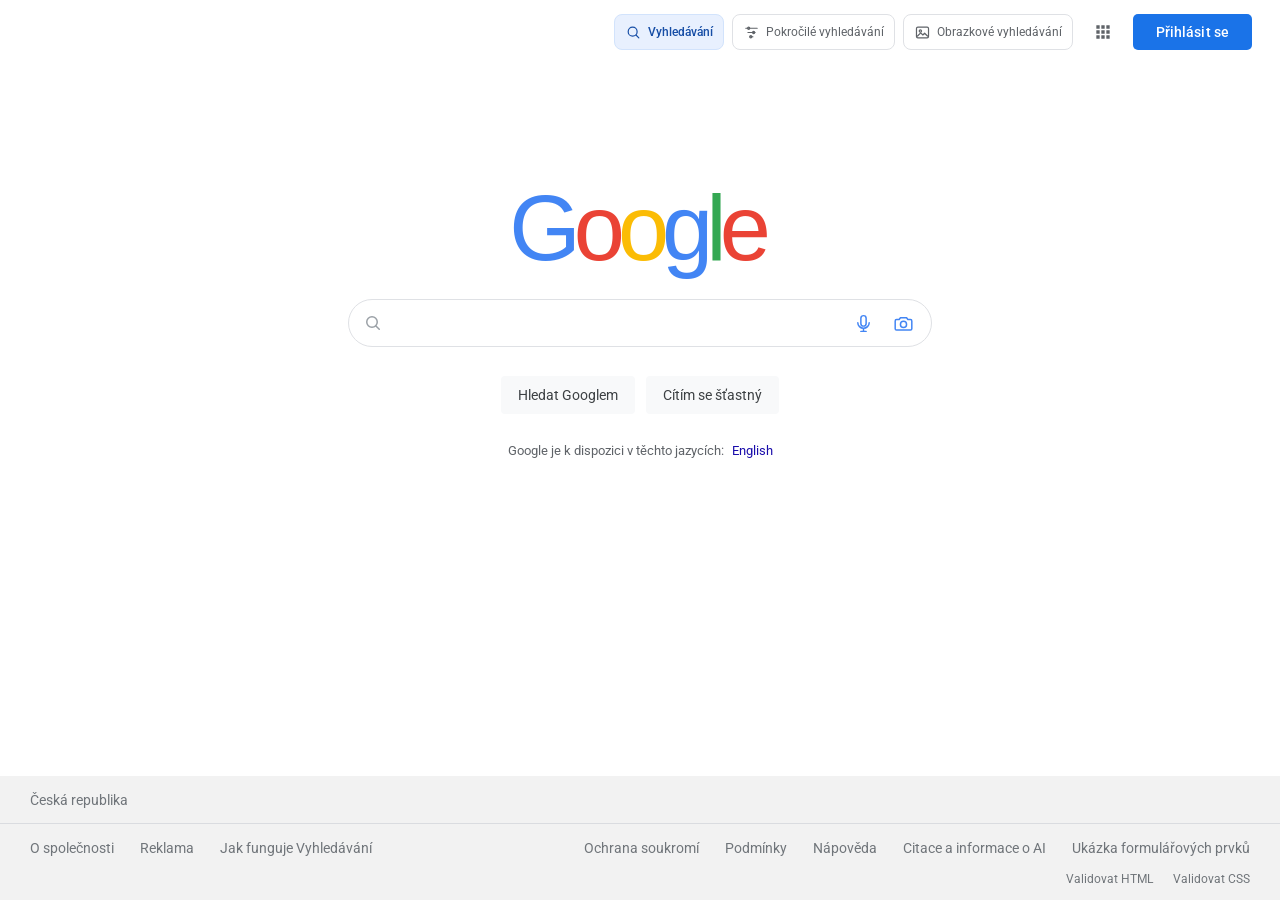
<file: index.html>
<!doctype html>
<html lang="cs">
  <head>
    <meta charset="utf-8">
    <meta name="viewport" content="width=device-width, initial-scale=1">
    <meta name="theme-color" content="#ffffff">
    <meta name="description" content="Jednoduché rozhraní pro vyhledávání na webu, obrázků a pokročilé vyhledávání.">
    <title>Google</title>
    <link rel="preconnect" href="https://fonts.googleapis.com">
    <link rel="preconnect" href="https://fonts.gstatic.com" crossorigin>
    <link href="https://fonts.googleapis.com/css2?family=Google+Sans:wght@400;500;600&family=Roboto:wght@400;500&display=swap" rel="stylesheet">
    <link rel="stylesheet" href="styles.css">
    <script src="app.js" defer></script>
  </head>
  <body>
    <header class="topbar">
      <nav class="top-nav" aria-label="Hlavní navigace">
        <div class="search-tabs" aria-label="Typ vyhledávání">
          <a class="tab-link is-active" href="./" aria-current="page">
            <svg viewBox="0 0 24 24" aria-hidden="true"><circle cx="10.8" cy="10.8" r="6.3"/><path d="m15.5 15.5 4 4"/></svg>
            Vyhledávání
          </a>
          <a class="tab-link" href="?mode=advanced">
            <svg viewBox="0 0 24 24" aria-hidden="true"><path d="M4 6h16M7 12h10m-7 6h4"/><circle cx="8" cy="6" r="1.5"/><circle cx="15" cy="12" r="1.5"/><circle cx="11" cy="18" r="1.5"/></svg>
            Pokročilé vyhledávání
          </a>
          <a class="tab-link" href="?mode=images">
            <svg viewBox="0 0 24 24" aria-hidden="true"><rect x="3.5" y="4.5" width="17" height="15" rx="2"/><circle cx="9" cy="10" r="1.6"/><path d="m5 17 4.5-4.5 3 3 2.5-2.5 4 4"/></svg>
            Obrazkové vyhledávání
          </a>
        </div>
        <a class="apps-button" href="https://about.google/products/" aria-label="Produkty Google" title="Produkty Google">
          <svg viewBox="0 0 24 24" aria-hidden="true"><path d="M4 4h4v4H4zm6 0h4v4h-4zm6 0h4v4h-4zM4 10h4v4H4zm6 0h4v4h-4zm6 0h4v4h-4zM4 16h4v4H4zm6 0h4v4h-4zm6 0h4v4h-4z"/></svg>
        </a>
        <a class="sign-in" href="https://accounts.google.com/">Přihlásit se</a>
      </nav>
    </header>

    <main id="main-content">
      <section class="home-view" data-view="search" aria-labelledby="google-wordmark">
        <a class="wordmark" id="google-wordmark" href="./" aria-label="Google – domovská stránka">
          <span class="letter-blue">G</span><span class="letter-red">o</span><span class="letter-yellow">o</span><span class="letter-blue">g</span><span class="letter-green">l</span><span class="letter-red">e</span>
        </a>
        <form id="web-query-form" class="search-form" action="https://www.google.com/search" method="get" role="search">
          <label class="visually-hidden" for="web-query">Vyhledat na webu</label>
          <svg class="search-icon" viewBox="0 0 24 24" aria-hidden="true"><circle cx="10.8" cy="10.8" r="6.3"/><path d="m15.5 15.5 4 4"/></svg>
          <input id="web-query" name="q" type="search" autocomplete="off" spellcheck="false" required>
          <button class="icon-button voice-button" type="button" aria-label="Hlasové vyhledávání" title="Hlasové vyhledávání">
            <svg viewBox="0 0 24 24" aria-hidden="true"><rect x="9" y="3" width="6" height="12" rx="3"/><path d="M5.5 11a6.5 6.5 0 0 0 13 0M12 17.5V21m-3 0h6"/></svg>
          </button>
          <button class="icon-button camera-button" type="button" aria-label="Vyhledávání podle obrázku" title="Vyhledávání podle obrázku">
            <svg viewBox="0 0 24 24" aria-hidden="true"><path d="M4 7.5h3l1.5-2h7l1.5 2h3a1.5 1.5 0 0 1 1.5 1.5v9a1.5 1.5 0 0 1-1.5 1.5h-16A1.5 1.5 0 0 1 2.5 18V9A1.5 1.5 0 0 1 4 7.5Z"/><circle cx="12" cy="13" r="3.5"/></svg>
          </button>
        </form>
        <div class="search-actions">
          <button class="button button-primary" type="submit" form="web-query-form">Hledat Googlem</button>
          <button class="button" type="button" data-lucky>Cítím se šťastný</button>
        </div>
        <p class="language-note">Google je k dispozici v těchto jazycích: <a href="https://www.google.com/?hl=en">English</a></p>
      </section>

      <section class="images-view" data-view="images" aria-labelledby="images-heading" hidden>
        <div class="images-top">
          <a class="compact-wordmark" href="./" aria-label="Google – domovská stránka">
            <span class="letter-blue">G</span><span class="letter-red">o</span><span class="letter-yellow">o</span><span class="letter-blue">g</span><span class="letter-green">l</span><span class="letter-red">e</span>
          </a>
          <a class="home-button" href="./">Zpět na hlavní stránku</a>
        </div>
        <div class="images-content">
          <p class="eyebrow">Objevujte svět kolem sebe</p>
          <h1 id="images-heading">Vyhledávání obrázků</h1>
          <p class="section-intro">Najděte inspiraci, místa i odpovědi na své otázky.</p>
          <form id="image-query-form" class="search-form image-search-form" action="https://www.google.com/search" method="get" role="search">
            <input type="hidden" name="tbm" value="isch">
            <label class="visually-hidden" for="image-query">Vyhledat obrázky</label>
            <svg class="search-icon" viewBox="0 0 24 24" aria-hidden="true"><circle cx="10.8" cy="10.8" r="6.3"/><path d="m15.5 15.5 4 4"/></svg>
            <input id="image-query" name="q" type="search" autocomplete="off" spellcheck="false" required>
            <button class="icon-button camera-button" type="button" aria-label="Vyhledávání podle obrázku" title="Vyhledávání podle obrázku">
              <svg viewBox="0 0 24 24" aria-hidden="true"><path d="M4 7.5h3l1.5-2h7l1.5 2h3a1.5 1.5 0 0 1 1.5 1.5v9a1.5 1.5 0 0 1-1.5 1.5h-16A1.5 1.5 0 0 1 2.5 18V9A1.5 1.5 0 0 1 4 7.5Z"/><circle cx="12" cy="13" r="3.5"/></svg>
            </button>
          </form>
          <div class="search-actions">
            <button class="button button-primary" type="submit" form="image-query-form">Hledat obrázky</button>
          </div>
          <div class="image-preview" aria-hidden="true">
            <div class="preview-card preview-one"><span class="sun"></span><span class="hill hill-back"></span><span class="hill hill-front"></span></div>
            <div class="preview-card preview-two"><span class="flower">✳</span><span class="flower-stem"></span></div>
            <div class="preview-card preview-three"><span class="moon"></span><span class="star star-one"></span><span class="star star-two"></span><span class="mountain"></span></div>
          </div>
        </div>
      </section>

      <section class="advanced-view" data-view="advanced" aria-labelledby="advanced-heading" hidden>
        <div class="advanced-top">
          <a class="compact-wordmark" href="./" aria-label="Google – domovská stránka">
            <span class="letter-blue">G</span><span class="letter-red">o</span><span class="letter-yellow">o</span><span class="letter-blue">g</span><span class="letter-green">l</span><span class="letter-red">e</span>
          </a>
          <a class="home-button" href="./">Zpět na hlavní stránku</a>
        </div>
        <div class="advanced-heading-wrap">
          <h1 id="advanced-heading">Pokročilé vyhledávání</h1>
          <p>Najděte stránky, které odpovídají všem zadaným kritériím.</p>
        </div>
        <form class="advanced-form" action="https://www.google.com/search" method="get">
          <div class="advanced-labels">
            <span>Najít stránky s…</span>
            <span>Vyplňte tato pole</span>
          </div>
          <label class="advanced-row">
            <span>všemi těmito slovy</span>
            <input type="text" name="as_q" autocomplete="off">
            <small>Zadejte důležitá slova: <b>světová výstava</b></small>
          </label>
          <label class="advanced-row">
            <span>přesně tímto slovem nebo frází</span>
            <input type="text" name="as_epq" autocomplete="off">
            <small>Uzavřete přesná slova do uvozovek: <b>"nejvyšší budova"</b></small>
          </label>
          <label class="advanced-row">
            <span>kterýmkoli z těchto slov</span>
            <input type="text" name="as_oq" autocomplete="off">
            <small>Mezi slova vložte <b>OR</b>: <b>maraton OR závod</b></small>
          </label>
          <label class="advanced-row">
            <span>bez těchto slov</span>
            <input type="text" name="as_eq" autocomplete="off">
            <small>Před nežádoucí slova vložte znaménko minus: <b>-běh</b></small>
          </label>
          <div class="advanced-divider"></div>
          <label class="advanced-row optional-row">
            <span>na webu nebo v doméně</span>
            <input type="text" name="as_sitesearch" placeholder="např. example.com" autocomplete="url">
            <small>Omezte výsledky na konkrétní web.</small>
          </label>
          <label class="advanced-row optional-row">
            <span>typ souboru</span>
            <select name="as_filetype">
              <option value="">Libovolný formát</option>
              <option value="pdf">PDF (.pdf)</option>
              <option value="doc">Microsoft Word (.doc)</option>
              <option value="xls">Microsoft Excel (.xls)</option>
              <option value="ppt">Microsoft PowerPoint (.ppt)</option>
            </select>
            <small>Najděte stránky v konkrétním formátu.</small>
          </label>
          <div class="advanced-submit">
            <span></span>
            <button class="button button-blue" type="submit">Pokročilé vyhledávání</button>
          </div>
        </form>
        <aside class="advanced-tips">
          <h2>Tipy pro vyhledávání</h2>
          <p>Kombinujte různá pole a zúžte výsledky podle webové domény nebo typu souboru.</p>
        </aside>
      </section>
    </main>

    <footer class="footer">
      <div class="footer-country">Česká republika</div>
      <div class="footer-links">
        <div class="footer-group">
          <a href="https://about.google/">O společnosti</a>
          <a href="https://ads.google.com/">Reklama</a>
          <a href="https://www.google.com/intl/cs/about/products/">Jak funguje Vyhledávání</a>
        </div>
        <div class="footer-group">
          <a href="https://policies.google.com/privacy?hl=cs">Ochrana soukromí</a>
          <a href="https://policies.google.com/terms?hl=cs">Podmínky</a>
          <a href="https://support.google.com/websearch/?hl=cs">Nápověda</a>
          <a href="citace.html">Citace a informace o AI</a>
          <a href="formularove-prvky.html">Ukázka formulářových prvků</a>
        </div>
      </div>
      <div class="validation-links" aria-label="Validace stránky">
        <a href="https://validator.w3.org/nu/" data-validator="html" target="_blank" rel="noopener noreferrer">Validovat HTML</a>
        <a href="https://jigsaw.w3.org/css-validator/" data-validator="css" target="_blank" rel="noopener noreferrer">Validovat CSS</a>
      </div>
    </footer>
    <div class="toast" role="status" aria-live="polite" hidden></div>
  </body>
</html>
</file>
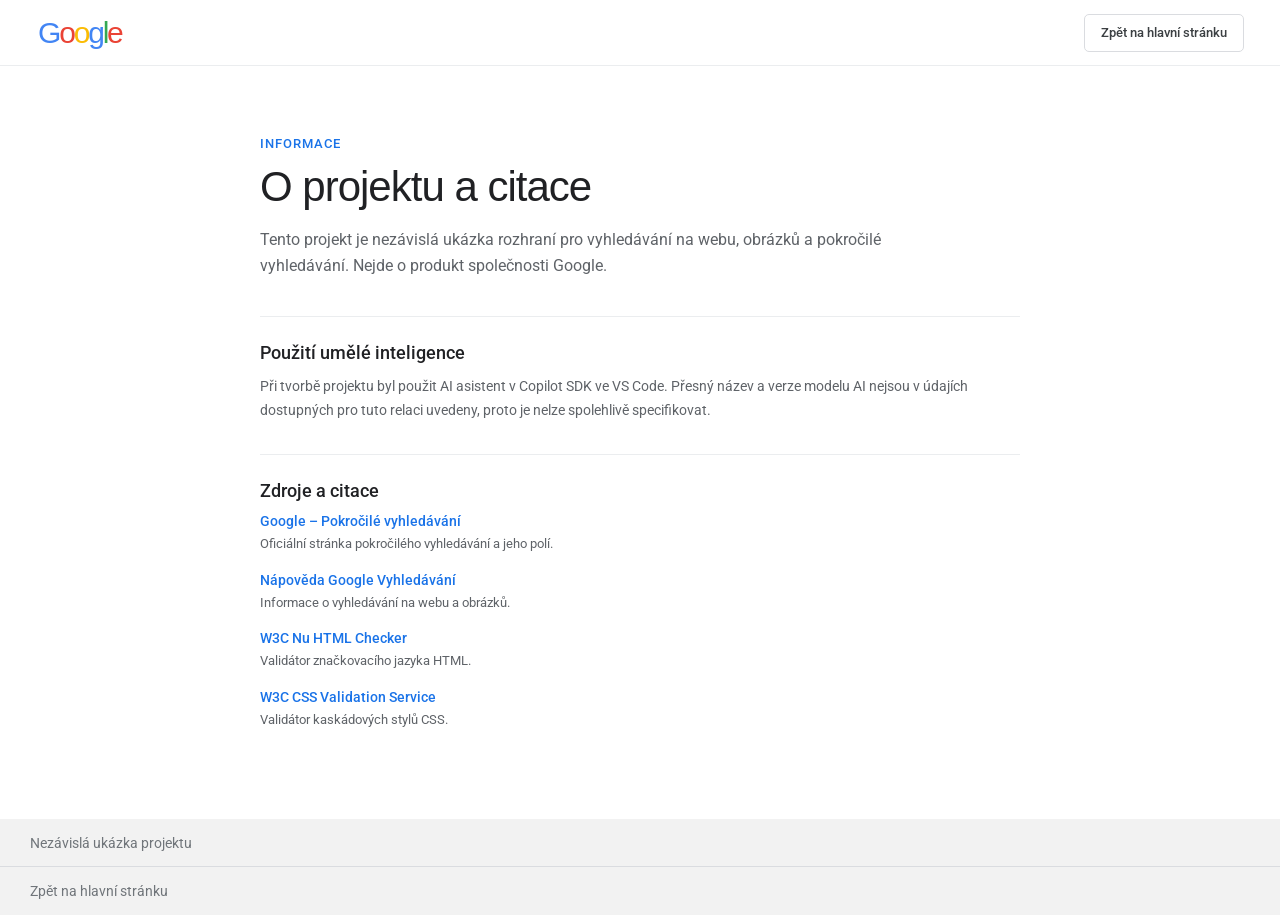
<file: citace.html>
<!doctype html>
<html lang="cs">
  <head>
    <meta charset="utf-8">
    <meta name="viewport" content="width=device-width, initial-scale=1">
    <meta name="theme-color" content="#ffffff">
    <meta name="description" content="Informace o projektu, použití AI a zdrojích pro rozhraní vyhledávání.">
    <title>O projektu a citace</title>
    <link rel="preconnect" href="https://fonts.googleapis.com">
    <link rel="preconnect" href="https://fonts.gstatic.com" crossorigin>
    <link href="https://fonts.googleapis.com/css2?family=Google+Sans:wght@400;500;600&family=Roboto:wght@400;500&display=swap" rel="stylesheet">
    <link rel="stylesheet" href="styles.css">
  </head>
  <body>
    <header class="project-header">
      <a class="compact-wordmark" href="./" aria-label="Zpět na hlavní stránku Google">
        <span class="letter-blue">G</span><span class="letter-red">o</span><span class="letter-yellow">o</span><span class="letter-blue">g</span><span class="letter-green">l</span><span class="letter-red">e</span>
      </a>
      <a class="home-button" href="./">Zpět na hlavní stránku</a>
    </header>

    <main class="project-main">
      <p class="eyebrow">Informace</p>
      <h1>O projektu a citace</h1>
      <p class="project-intro">Tento projekt je nezávislá ukázka rozhraní pro vyhledávání na webu, obrázků a pokročilé vyhledávání. Nejde o produkt společnosti Google.</p>

      <section class="project-section" aria-labelledby="ai-heading">
        <h2 id="ai-heading">Použití umělé inteligence</h2>
        <p>Při tvorbě projektu byl použit AI asistent v Copilot SDK ve VS Code. Přesný název a verze modelu AI nejsou v údajích dostupných pro tuto relaci uvedeny, proto je nelze spolehlivě specifikovat.</p>
      </section>

      <section class="project-section" aria-labelledby="sources-heading">
        <h2 id="sources-heading">Zdroje a citace</h2>
        <ul class="source-list">
          <li>
            <a href="https://www.google.com/advanced_search" target="_blank" rel="noopener noreferrer">Google – Pokročilé vyhledávání</a>
            <span>Oficiální stránka pokročilého vyhledávání a jeho polí.</span>
          </li>
          <li>
            <a href="https://support.google.com/websearch/?hl=cs" target="_blank" rel="noopener noreferrer">Nápověda Google Vyhledávání</a>
            <span>Informace o vyhledávání na webu a obrázků.</span>
          </li>
          <li>
            <a href="https://validator.w3.org/nu/" target="_blank" rel="noopener noreferrer">W3C Nu HTML Checker</a>
            <span>Validátor značkovacího jazyka HTML.</span>
          </li>
          <li>
            <a href="https://jigsaw.w3.org/css-validator/" target="_blank" rel="noopener noreferrer">W3C CSS Validation Service</a>
            <span>Validátor kaskádových stylů CSS.</span>
          </li>
        </ul>
      </section>
    </main>

    <footer class="footer">
      <div class="footer-country">Nezávislá ukázka projektu</div>
      <div class="footer-links">
        <div class="footer-group">
          <a href="./">Zpět na hlavní stránku</a>
        </div>
      </div>
    </footer>
  </body>
</html>
</file>
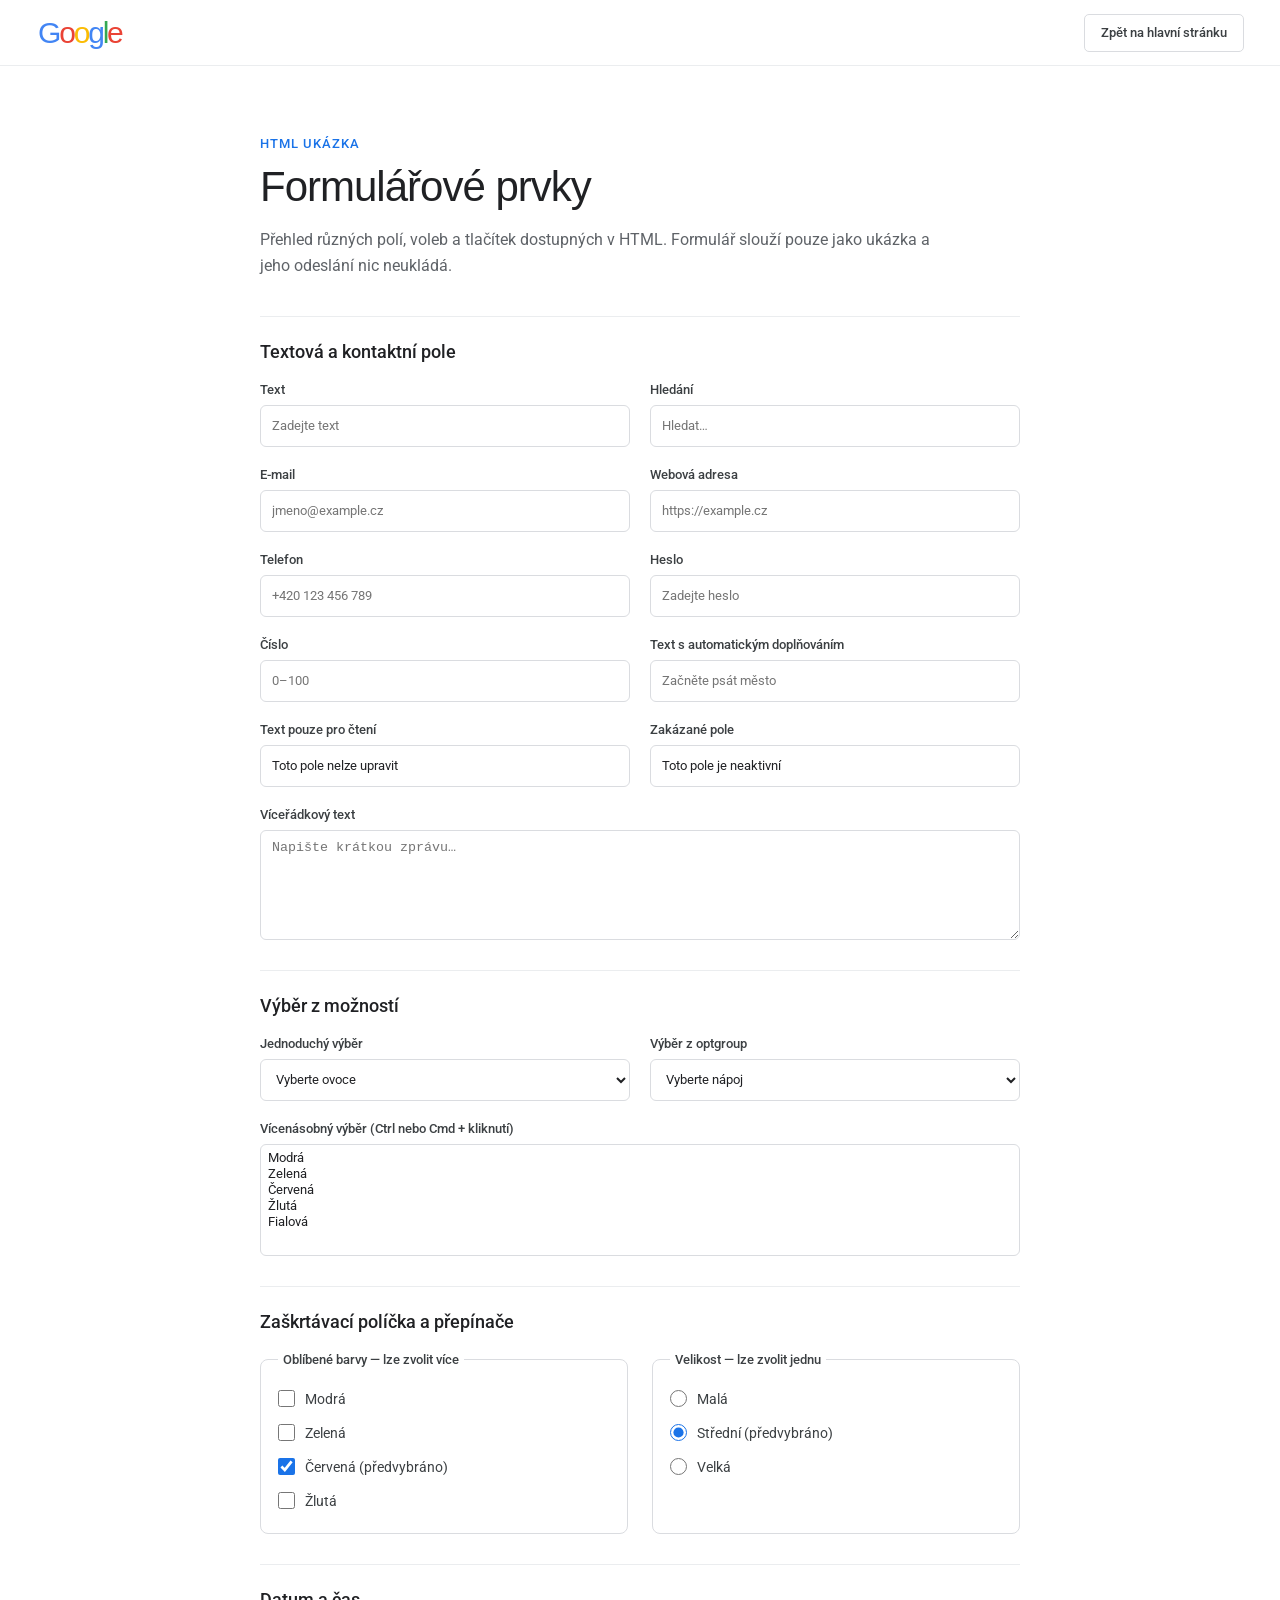
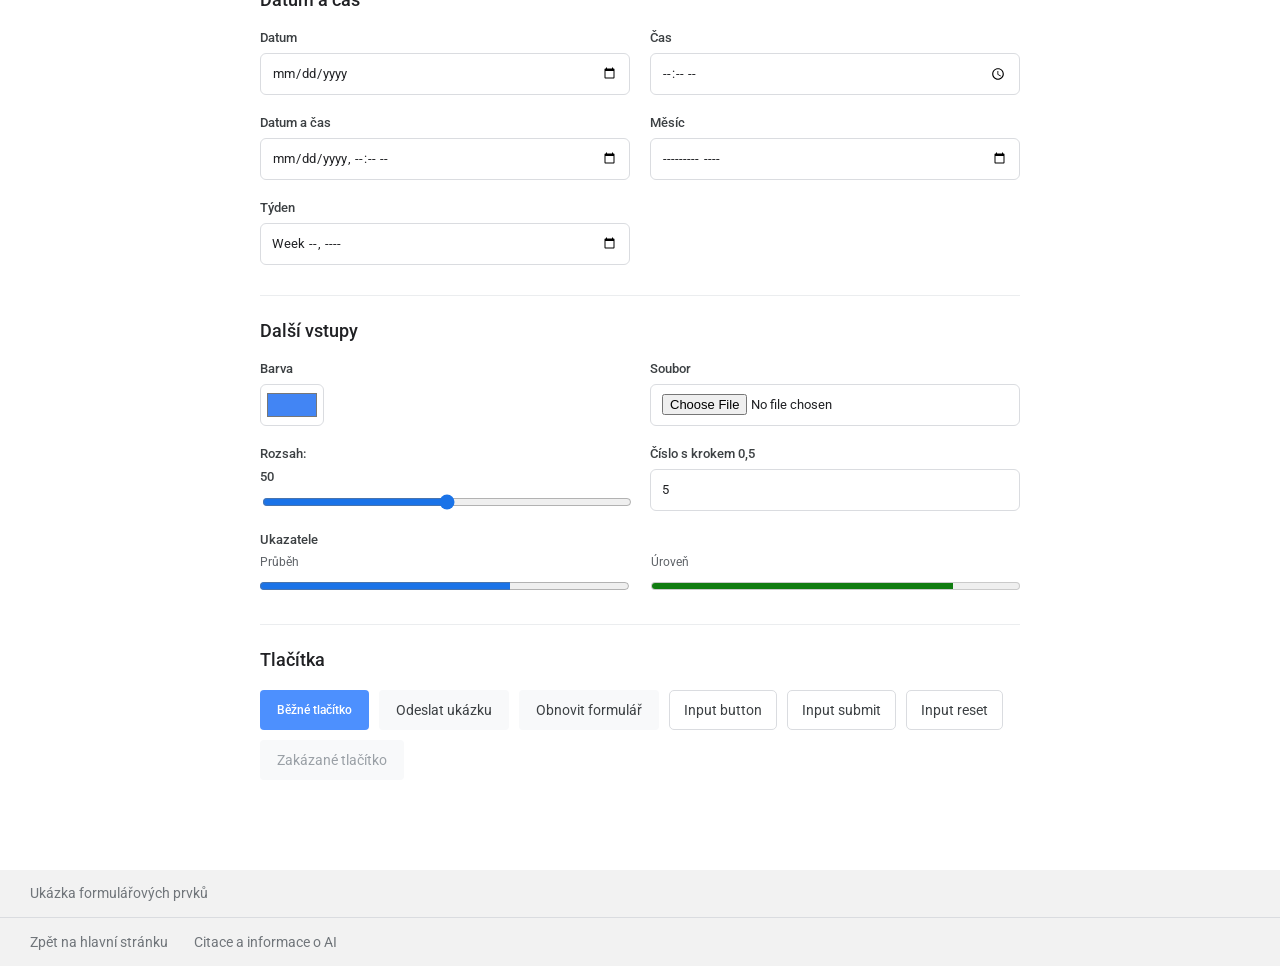
<file: formularove-prvky.html>
<!doctype html>
<html lang="cs">
  <head>
    <meta charset="utf-8">
    <meta name="viewport" content="width=device-width, initial-scale=1">
    <meta name="theme-color" content="#ffffff">
    <meta name="description" content="Ukázka běžných HTML formulářových prvků a ovládacích prvků.">
    <title>Ukázka formulářových prvků</title>
    <link rel="preconnect" href="https://fonts.googleapis.com">
    <link rel="preconnect" href="https://fonts.gstatic.com" crossorigin>
    <link href="https://fonts.googleapis.com/css2?family=Google+Sans:wght@400;500;600&family=Roboto:wght@400;500&display=swap" rel="stylesheet">
    <link rel="stylesheet" href="styles.css">
  </head>
  <body>
    <header class="project-header">
      <a class="compact-wordmark" href="./" aria-label="Zpět na hlavní stránku Google">
        <span class="letter-blue">G</span><span class="letter-red">o</span><span class="letter-yellow">o</span><span class="letter-blue">g</span><span class="letter-green">l</span><span class="letter-red">e</span>
      </a>
      <a class="home-button" href="./">Zpět na hlavní stránku</a>
    </header>

    <main class="project-main form-demo-main">
      <p class="eyebrow">HTML ukázka</p>
      <h1>Formulářové prvky</h1>
      <p class="project-intro">Přehled různých polí, voleb a tlačítek dostupných v HTML. Formulář slouží pouze jako ukázka a jeho odeslání nic neukládá.</p>

      <form class="demo-form" action="#" method="get">
        <input type="hidden" name="demo-token" value="ukazka">
        <section class="demo-section" aria-labelledby="text-inputs-heading">
          <h2 id="text-inputs-heading">Textová a kontaktní pole</h2>
          <div class="demo-grid">
            <label class="demo-field">Text
              <input type="text" name="text" placeholder="Zadejte text">
            </label>
            <label class="demo-field">Hledání
              <input type="search" name="search" placeholder="Hledat…">
            </label>
            <label class="demo-field">E-mail
              <input type="email" name="email" placeholder="jmeno@example.cz">
            </label>
            <label class="demo-field">Webová adresa
              <input type="url" name="url" placeholder="https://example.cz">
            </label>
            <label class="demo-field">Telefon
              <input type="tel" name="telephone" placeholder="+420 123 456 789">
            </label>
            <label class="demo-field">Heslo
              <input type="password" name="password" placeholder="Zadejte heslo">
            </label>
            <label class="demo-field">Číslo
              <input type="number" name="number" min="0" max="100" step="1" placeholder="0–100">
            </label>
            <label class="demo-field">Text s automatickým doplňováním
              <input type="text" name="city" list="cities" placeholder="Začněte psát město">
              <datalist id="cities">
                <option value="Praha"></option>
                <option value="Brno"></option>
                <option value="Ostrava"></option>
                <option value="Plzeň"></option>
              </datalist>
            </label>
            <label class="demo-field">Text pouze pro čtení
              <input type="text" value="Toto pole nelze upravit" readonly>
            </label>
            <label class="demo-field">Zakázané pole
              <input type="text" value="Toto pole je neaktivní" disabled>
            </label>
            <label class="demo-field demo-field-wide">Víceřádkový text
              <textarea name="message" rows="4" placeholder="Napište krátkou zprávu…"></textarea>
            </label>
          </div>
        </section>

        <section class="demo-section" aria-labelledby="select-heading">
          <h2 id="select-heading">Výběr z možností</h2>
          <div class="demo-grid">
            <label class="demo-field">Jednoduchý výběr
              <select name="fruit">
                <option value="">Vyberte ovoce</option>
                <option>Jablko</option>
                <option>Hruška</option>
                <option>Meruňka</option>
                <option>Třešeň</option>
              </select>
            </label>
            <label class="demo-field">Výběr z optgroup
              <select name="drink">
                <option value="">Vyberte nápoj</option>
                <optgroup label="Teplé nápoje">
                  <option>Káva</option>
                  <option>Čaj</option>
                </optgroup>
                <optgroup label="Studené nápoje">
                  <option>Voda</option>
                  <option>Mošt</option>
                </optgroup>
              </select>
            </label>
            <label class="demo-field demo-field-wide">Vícenásobný výběr (Ctrl nebo Cmd + kliknutí)
              <select name="colors" multiple size="4">
                <option>Modrá</option>
                <option>Zelená</option>
                <option>Červená</option>
                <option>Žlutá</option>
                <option>Fialová</option>
              </select>
            </label>
          </div>
        </section>

        <section class="demo-section" aria-labelledby="checks-heading">
          <h2 id="checks-heading">Zaškrtávací políčka a přepínače</h2>
          <div class="demo-choice-columns">
            <fieldset class="demo-fieldset">
              <legend>Oblíbené barvy — lze zvolit více</legend>
              <label class="demo-choice"><input type="checkbox" name="color-blue" value="blue"> Modrá</label>
              <label class="demo-choice"><input type="checkbox" name="color-green" value="green"> Zelená</label>
              <label class="demo-choice"><input type="checkbox" name="color-red" value="red" checked> Červená (předvybráno)</label>
              <label class="demo-choice"><input type="checkbox" name="color-yellow" value="yellow"> Žlutá</label>
            </fieldset>
            <fieldset class="demo-fieldset">
              <legend>Velikost — lze zvolit jednu</legend>
              <label class="demo-choice"><input type="radio" name="size" value="small"> Malá</label>
              <label class="demo-choice"><input type="radio" name="size" value="medium" checked> Střední (předvybráno)</label>
              <label class="demo-choice"><input type="radio" name="size" value="large"> Velká</label>
            </fieldset>
          </div>
        </section>

        <section class="demo-section" aria-labelledby="date-heading">
          <h2 id="date-heading">Datum a čas</h2>
          <div class="demo-grid">
            <label class="demo-field">Datum
              <input type="date" name="date">
            </label>
            <label class="demo-field">Čas
              <input type="time" name="time">
            </label>
            <label class="demo-field">Datum a čas
              <input type="datetime-local" name="datetime">
            </label>
            <label class="demo-field">Měsíc
              <input type="month" name="month">
            </label>
            <label class="demo-field">Týden
              <input type="week" name="week">
            </label>
          </div>
        </section>

        <section class="demo-section" aria-labelledby="other-heading">
          <h2 id="other-heading">Další vstupy</h2>
          <div class="demo-grid">
            <label class="demo-field">Barva
              <input type="color" name="color" value="#4285f4">
            </label>
            <label class="demo-field">Soubor
              <input type="file" name="file">
            </label>
            <label class="demo-field">Rozsah: <output name="range-value">50</output>
              <input type="range" name="range" min="0" max="100" value="50">
            </label>
            <label class="demo-field">Číslo s krokem 0,5
              <input type="number" name="decimal" min="0" max="10" step="0.5" value="5">
            </label>
            <div class="demo-field demo-field-wide">
              <span>Ukazatele</span>
              <div class="demo-indicators">
                <label>Průběh <progress value="68" max="100">68 %</progress></label>
                <label>Úroveň <meter min="0" max="100" low="30" high="75" optimum="90" value="82">82 %</meter></label>
              </div>
            </div>
          </div>
        </section>

        <section class="demo-section" aria-labelledby="buttons-heading">
          <h2 id="buttons-heading">Tlačítka</h2>
          <div class="demo-button-row">
            <button class="button button-blue" type="button">Běžné tlačítko</button>
            <button class="button button-primary" type="submit">Odeslat ukázku</button>
            <button class="button" type="reset">Obnovit formulář</button>
            <input class="demo-input-button" type="button" value="Input button">
            <input class="demo-input-button" type="submit" value="Input submit">
            <input class="demo-input-button" type="reset" value="Input reset">
            <button class="button" type="button" disabled>Zakázané tlačítko</button>
          </div>
        </section>
      </form>
    </main>

    <footer class="footer">
      <div class="footer-country">Ukázka formulářových prvků</div>
      <div class="footer-links">
        <div class="footer-group">
          <a href="./">Zpět na hlavní stránku</a>
          <a href="citace.html">Citace a informace o AI</a>
        </div>
      </div>
    </footer>
  </body>
</html>
</file>
<file: styles.css>
:root {
  color-scheme: light;
  --text: #202124;
  --muted: #5f6368;
  --line: #dfe1e5;
  --blue: #1a73e8;
  --surface: #f8f9fa;
  font-family: Roboto, Arial, sans-serif;
  font-synthesis: none;
  text-rendering: optimizeLegibility;
}

* { box-sizing: border-box; }
[data-view][hidden] { display: none; }

body {
  min-width: 320px;
  min-height: 100vh;
  margin: 0;
  display: flex;
  flex-direction: column;
  color: var(--text);
  background: #fff;
  font-size: 14px;
}

a { color: inherit; text-decoration: none; }
a:hover { text-decoration: underline; }
button, input, select { font: inherit; }
button { color: inherit; }

.topbar {
  height: 64px;
  display: flex;
  align-items: center;
  justify-content: flex-end;
  padding: 0 28px;
}

.top-nav { display: flex; align-items: center; gap: 12px; }
.nav-link { font-size: 13px; }
.apps-button {
  width: 36px;
  height: 36px;
  display: grid;
  place-items: center;
  border-radius: 50%;
  color: var(--muted);
}
.apps-button:hover { background: #f0f1f2; text-decoration: none; }
.apps-button svg { width: 20px; fill: currentColor; }
.sign-in {
  padding: 10px 23px;
  border-radius: 5px;
  background: var(--blue);
  color: white;
  font-weight: 500;
  letter-spacing: .1px;
}
.sign-in:hover { background: #1765cc; text-decoration: none; box-shadow: 0 1px 2px #0003; }

main { flex: 1; }
.home-view {
  width: min(100% - 32px, 584px);
  margin: 118px auto 60px;
  display: flex;
  flex-direction: column;
  align-items: center;
}

.wordmark, .compact-wordmark {
  font-family: "Google Sans", Arial, sans-serif;
  font-weight: 500;
  letter-spacing: -7px;
  line-height: 1;
}
.wordmark { margin: 0 0 25px -7px; font-size: 92px; }
.letter-blue { color: #4285f4; }
.letter-red { color: #ea4335; }
.letter-yellow { color: #fbbc05; }
.letter-green { color: #34a853; }

.search-tabs {
  width: 100%;
  display: grid;
  grid-template-columns: repeat(3, minmax(0, 1fr));
  gap: 10px;
  margin: 2px 0 12px;
}
.top-nav .search-tabs {
  width: auto;
  display: flex;
  gap: 8px;
  margin: 0;
}
.tab-link {
  min-height: 42px;
  display: flex;
  align-items: center;
  justify-content: center;
  gap: 6px;
  padding: 6px 8px;
  border: 1px solid var(--line);
  border-radius: 8px;
  color: var(--muted);
  font-size: 13px;
  line-height: 1.25;
  text-align: center;
}
.tab-link:hover {
  border-color: #c5d7f5;
  background: #f8faff;
  text-decoration: none;
}
.tab-link svg {
  flex: none;
  width: 17px;
  height: 17px;
  fill: none;
  stroke: currentColor;
  stroke-width: 1.7;
  stroke-linecap: round;
  stroke-linejoin: round;
}
.tab-link.is-active { border-color: #d2e3fc; background: #e8f0fe; color: #174ea6; font-weight: 500; }
.top-nav .tab-link { min-height: 36px; padding: 6px 10px; font-size: 12px; white-space: nowrap; }

.search-form {
  width: 100%;
  min-height: 48px;
  display: flex;
  align-items: center;
  gap: 12px;
  padding: 0 14px;
  border: 1px solid var(--line);
  border-radius: 28px;
  transition: box-shadow .15s ease, border-color .15s ease;
}
.search-form:hover, .search-form:focus-within {
  border-color: transparent;
  box-shadow: 0 1px 6px #20212435;
}
.search-form .search-icon {
  flex: none;
  width: 20px;
  height: 20px;
  fill: none;
  stroke: #9aa0a6;
  stroke-width: 1.8;
  stroke-linecap: round;
}
.search-form input[type="search"] {
  flex: 1;
  min-width: 0;
  height: 40px;
  padding: 0;
  border: 0;
  outline: 0;
  color: var(--text);
  background: transparent;
  font-size: 16px;
}
.search-form input[type="search"]::-webkit-search-cancel-button { cursor: pointer; }
.icon-button {
  flex: none;
  width: 28px;
  height: 32px;
  display: grid;
  place-items: center;
  padding: 2px;
  border: 0;
  border-radius: 50%;
  background: transparent;
  color: #4285f4;
  cursor: pointer;
}
.icon-button:hover { background: #f1f3f4; }
.icon-button svg {
  width: 21px;
  height: 21px;
  fill: none;
  stroke: currentColor;
  stroke-width: 1.7;
  stroke-linecap: round;
  stroke-linejoin: round;
}

.search-actions { display: flex; justify-content: center; gap: 11px; margin-top: 29px; }
.button {
  min-height: 38px;
  padding: 0 16px;
  border: 1px solid transparent;
  border-radius: 4px;
  background: var(--surface);
  color: #3c4043;
  cursor: pointer;
}
.button:hover { border-color: #dadce0; box-shadow: 0 1px 1px #0001; }
.button-primary { min-width: 128px; }
.language-note { margin-top: 29px; color: var(--muted); font-size: 13px; }
.language-note a { margin-left: 5px; color: #1a0dab; }

.images-view { min-height: 600px; padding: 30px 48px 56px; }
.images-top { display: flex; align-items: center; justify-content: space-between; }
.compact-wordmark { display: inline-block; margin-left: 2px; color: inherit; font-size: 30px; letter-spacing: -2.2px; }
.home-button {
  min-height: 38px;
  display: inline-flex;
  align-items: center;
  justify-content: center;
  padding: 0 16px;
  border: 1px solid #dadce0;
  border-radius: 5px;
  color: #3c4043;
  font-size: 13px;
  font-weight: 500;
}
.home-button:hover { border-color: #c6dafc; background: #f8faff; color: #174ea6; text-decoration: none; }
.images-content { max-width: 660px; margin: 86px auto 0; text-align: center; }
.eyebrow { margin: 0 0 12px; color: var(--blue); font-size: 13px; font-weight: 500; letter-spacing: .08em; text-transform: uppercase; }
.images-content h1 { margin: 0; font-family: "Google Sans", Arial, sans-serif; font-size: clamp(32px, 5vw, 44px); font-weight: 400; letter-spacing: -1.5px; }
.section-intro { margin: 13px 0 29px; color: var(--muted); font-size: 15px; }
.image-search-form { max-width: 584px; margin: 0 auto; }
.image-search-form .camera-button { margin-right: 3px; }
.images-content .search-actions { margin-top: 20px; }
.button-primary { background: #f8f9fa; }
.image-preview { height: 160px; display: flex; justify-content: center; align-items: flex-end; gap: 13px; margin-top: 55px; overflow: hidden; }
.preview-card { position: relative; width: 142px; height: 112px; overflow: hidden; border-radius: 14px 14px 0 0; }
.preview-one { background: linear-gradient(145deg, #d9edff, #f4e8d3); }
.sun { position: absolute; top: 21px; right: 30px; width: 24px; height: 24px; border-radius: 50%; background: #ffc66d; }
.hill { position: absolute; bottom: -28px; width: 150px; height: 95px; border-radius: 50% 50% 0 0; }
.hill-back { left: -49px; background: #83bb91; transform: rotate(-16deg); }
.hill-front { right: -49px; background: #4e987a; transform: rotate(15deg); }
.preview-two { width: 126px; height: 137px; background: #faeee7; }
.flower { position: absolute; top: 14px; left: 32px; color: #e99281; font-size: 75px; line-height: 1; }
.flower-stem { position: absolute; top: 76px; left: 63px; height: 75px; border-left: 3px solid #6c9c72; transform: rotate(8deg); }
.preview-three { background: linear-gradient(160deg, #d9e4ff, #f4c6aa); }
.moon { position: absolute; top: 20px; right: 27px; width: 25px; height: 25px; border-radius: 50%; background: #fff1c2; }
.star { position: absolute; width: 4px; height: 4px; border-radius: 50%; background: white; }
.star-one { top: 23px; left: 22px; }.star-two { top: 48px; left: 46px; }
.mountain { position: absolute; bottom: -42px; left: 5px; width: 150px; height: 100px; background: #7887b8; transform: rotate(45deg); }

.advanced-view { min-height: 620px; }
.mode-advanced .topbar { display: none; }
.advanced-top { height: 66px; display: flex; align-items: center; justify-content: space-between; padding: 0 36px; border-bottom: 1px solid #ebedef; }
.advanced-heading-wrap { padding: 34px 7.5% 22px; border-bottom: 1px solid #ebedef; }
.advanced-heading-wrap h1 { margin: 0 0 8px; color: #d93025; font-size: 20px; font-weight: 400; }
.advanced-heading-wrap p { margin: 0; color: var(--muted); }
.advanced-form { max-width: 1120px; margin: 34px auto 0; padding: 0 40px; }
.advanced-labels, .advanced-row, .advanced-submit {
  display: grid;
  grid-template-columns: minmax(190px, 1.05fr) minmax(240px, 1.7fr) minmax(230px, 1.25fr);
  align-items: center;
  column-gap: 18px;
}
.advanced-labels { margin-bottom: 16px; font-size: 13px; }
.advanced-labels span:first-child { font-size: 16px; font-weight: 500; }
.advanced-labels span:last-child { color: var(--muted); }
.advanced-row { min-height: 51px; }
.advanced-row > span { font-size: 13px; }
.advanced-row input, .advanced-row select {
  width: 100%;
  height: 31px;
  padding: 4px 9px;
  border: 1px solid #bfc3c7;
  border-radius: 2px;
  outline: none;
  background: white;
  color: var(--text);
}
.advanced-row input:focus, .advanced-row select:focus { border-color: var(--blue); box-shadow: inset 0 0 0 1px var(--blue); }
.advanced-row small { color: #5f6368; font-size: 11px; line-height: 1.4; }
.advanced-row small b { font-family: monospace; font-size: 11px; font-weight: 400; }
.advanced-divider { height: 1px; margin: 20px 0 12px; background: #ebedef; }
.optional-row { margin-top: 3px; }
.advanced-submit { margin-top: 16px; }
.button-blue { grid-column: 2; justify-self: end; min-height: 34px; background: #4d90fe; color: white; font-size: 12px; font-weight: 500; }
.button-blue:hover { background: #357ae8; border-color: #3079ed; box-shadow: none; }
.advanced-tips { max-width: 1040px; margin: 42px auto 55px; padding: 18px 40px; border-top: 1px solid #ebedef; color: var(--muted); }
.advanced-tips h2 { margin: 0 0 8px; color: var(--text); font-size: 14px; font-weight: 500; }
.advanced-tips p { margin: 0; font-size: 13px; }
.advanced-tips code { color: #5f6368; font-size: 12px; }

.footer { background: #f2f2f2; color: #70757a; }
.footer-country { min-height: 48px; display: flex; align-items: center; padding: 0 30px; border-bottom: 1px solid #dadce0; }
.footer-links { min-height: 48px; display: flex; justify-content: space-between; align-items: center; padding: 0 30px; }
.footer-group { display: flex; flex-wrap: wrap; gap: 26px; }
.project-header {
  min-height: 66px;
  display: flex;
  align-items: center;
  justify-content: space-between;
  padding: 0 36px;
  border-bottom: 1px solid #ebedef;
}
.project-main {
  width: min(100% - 40px, 760px);
  margin: 70px auto 90px;
}
.project-main > h1 {
  margin: 0;
  font-family: "Google Sans", Arial, sans-serif;
  font-size: clamp(32px, 5vw, 42px);
  font-weight: 400;
  letter-spacing: -1px;
}
.project-intro { max-width: 680px; margin: 16px 0 36px; color: var(--muted); font-size: 16px; line-height: 1.65; }
.project-section { margin-top: 32px; padding-top: 25px; border-top: 1px solid #ebedef; }
.project-section h2 { margin: 0 0 12px; font-size: 18px; font-weight: 500; }
.project-section p { margin: 0; color: var(--muted); line-height: 1.7; }
.source-list { display: grid; gap: 18px; margin: 0; padding: 0; list-style: none; }
.source-list li { display: grid; gap: 5px; }
.source-list a { width: fit-content; color: #1a73e8; font-weight: 500; }
.source-list span { color: var(--muted); font-size: 13px; line-height: 1.5; }
.form-demo-main { max-width: 900px; }
.demo-form { margin-top: 36px; }
.demo-section { margin-top: 30px; padding-top: 24px; border-top: 1px solid #ebedef; }
.demo-section h2 { margin: 0 0 20px; font-size: 18px; font-weight: 500; }
.demo-grid { display: grid; grid-template-columns: repeat(2, minmax(0, 1fr)); gap: 20px; }
.demo-field { min-width: 0; display: flex; flex-direction: column; gap: 8px; color: #3c4043; font-size: 13px; font-weight: 500; }
.demo-field input:not([type="checkbox"]):not([type="radio"]):not([type="range"]):not([type="color"]),
.demo-field select,
.demo-field textarea {
  width: 100%;
  min-height: 42px;
  padding: 9px 11px;
  border: 1px solid #dadce0;
  border-radius: 6px;
  outline: none;
  background: white;
  color: var(--text);
  font-weight: 400;
}
.demo-field textarea { min-height: 110px; resize: vertical; }
.demo-field input:focus, .demo-field select:focus, .demo-field textarea:focus { border-color: var(--blue); box-shadow: 0 0 0 1px var(--blue); }
.demo-field input:disabled { background: #f1f3f4; color: #80868b; }
.demo-field input[type="color"] { width: 64px; height: 42px; padding: 4px; border: 1px solid #dadce0; border-radius: 6px; background: white; }
.demo-field input[type="range"] { width: 100%; accent-color: var(--blue); }
.demo-field input[type="file"] { width: 100%; min-height: 42px; padding: 7px; border: 1px solid #dadce0; border-radius: 6px; font-weight: 400; }
.demo-field select[multiple] { min-height: 112px; padding: 5px; }
.demo-field-wide { grid-column: 1 / -1; }
.demo-choice-columns { display: grid; grid-template-columns: repeat(2, minmax(0, 1fr)); gap: 24px; }
.demo-fieldset { min-width: 0; margin: 0; padding: 15px 17px; border: 1px solid #dadce0; border-radius: 8px; }
.demo-fieldset legend { padding: 0 5px; color: #3c4043; font-size: 13px; font-weight: 500; }
.demo-choice { display: flex; align-items: center; gap: 10px; min-height: 34px; color: #3c4043; font-size: 14px; }
.demo-choice input { width: 17px; height: 17px; margin: 0; accent-color: var(--blue); }
.demo-indicators { display: grid; grid-template-columns: repeat(2, minmax(0, 1fr)); gap: 22px; }
.demo-indicators label { display: grid; gap: 9px; color: var(--muted); font-size: 12px; font-weight: 400; }
.demo-indicators progress, .demo-indicators meter { width: 100%; height: 16px; accent-color: var(--blue); }
.demo-button-row { display: flex; flex-wrap: wrap; align-items: center; gap: 10px; }
.demo-button-row .button { min-height: 40px; }
.demo-button-row button:disabled { color: #9aa0a6; cursor: not-allowed; }
.demo-input-button { min-height: 40px; padding: 0 14px; border: 1px solid #dadce0; border-radius: 5px; background: white; color: #3c4043; cursor: pointer; }
.demo-input-button:hover { background: #f8f9fa; }
.validation-links {
  display: flex;
  justify-content: flex-end;
  gap: 20px;
  padding: 0 30px 14px;
  font-size: 12px;
}
.mode-images .validation-links, .mode-advanced .validation-links { display: none; }
.footer a:hover { text-decoration: underline; }
.visually-hidden {
  position: absolute;
  width: 1px;
  height: 1px;
  padding: 0;
  margin: -1px;
  overflow: hidden;
  clip: rect(0, 0, 0, 0);
  white-space: nowrap;
  border: 0;
}
.toast {
  position: fixed;
  left: 50%;
  bottom: 74px;
  z-index: 2;
  max-width: calc(100% - 32px);
  padding: 13px 18px;
  transform: translateX(-50%);
  border-radius: 8px;
  background: #303134;
  color: white;
  box-shadow: 0 2px 8px #0003;
}

@media (max-width: 700px) {
  .topbar { height: auto; min-height: 58px; padding: 8px 17px; }
  .top-nav { width: 100%; flex-wrap: wrap; justify-content: flex-end; gap: 8px 14px; }
  .top-nav .search-tabs { order: -1; width: 100%; display: grid; grid-template-columns: repeat(3, minmax(0, 1fr)); gap: 6px; }
  .top-nav .tab-link { min-height: 38px; padding: 5px 6px; font-size: 11px; white-space: normal; }
  .nav-link { font-size: 12px; }
  .sign-in { padding: 9px 14px; }
  .home-view { margin-top: 90px; }
  .wordmark { font-size: 78px; }
  .images-view { padding: 23px 20px 45px; }
  .home-button { min-height: 36px; padding: 0 11px; font-size: 12px; }
  .images-content { margin-top: 76px; }
  .advanced-top { padding: 0 20px; }
  .project-header { padding: 0 20px; }
  .project-main { margin: 44px auto 60px; }
  .demo-grid, .demo-choice-columns, .demo-indicators { grid-template-columns: 1fr; }
  .advanced-heading-wrap { padding: 28px 22px 20px; }
  .advanced-form { margin-top: 26px; padding: 0 22px; }
  .advanced-labels { display: none; }
  .advanced-row { grid-template-columns: 1fr; gap: 7px; padding: 10px 0; }
  .advanced-row > span { font-size: 13px; }
  .advanced-row small { font-size: 11px; }
  .advanced-divider { margin: 15px 0 8px; }
  .advanced-submit { grid-template-columns: 1fr; }
  .button-blue { grid-column: 1; justify-self: start; }
  .advanced-tips { margin: 30px 22px 45px; padding: 18px 0; }
  .footer-links { align-items: flex-start; gap: 16px; padding: 17px 22px; }
  .footer-group { gap: 15px 20px; }
  .footer-group:last-child { justify-content: flex-end; }
  .validation-links { justify-content: flex-start; padding: 0 22px 14px; }
}

@media (max-width: 440px) {
  .top-nav { gap: 8px 10px; }
  .nav-link { max-width: 90px; line-height: 1.25; text-align: right; }
  .apps-button { width: 31px; }
  .home-view { margin-top: 76px; }
  .wordmark { margin-bottom: 23px; font-size: 68px; }
  .search-tabs { gap: 6px; }
  .tab-link { gap: 4px; padding: 6px 4px; font-size: 11px; }
  .tab-link svg { width: 15px; height: 15px; }
  .search-form { gap: 8px; padding: 0 11px; }
  .icon-button { width: 25px; }
  .camera-button { display: none; }
  .images-content { margin-top: 64px; }
  .image-preview { gap: 8px; margin-top: 44px; }
  .preview-card { width: 29%; }
  .footer-links { flex-direction: column; }
  .footer-group:last-child { justify-content: flex-start; }
}
</file>
